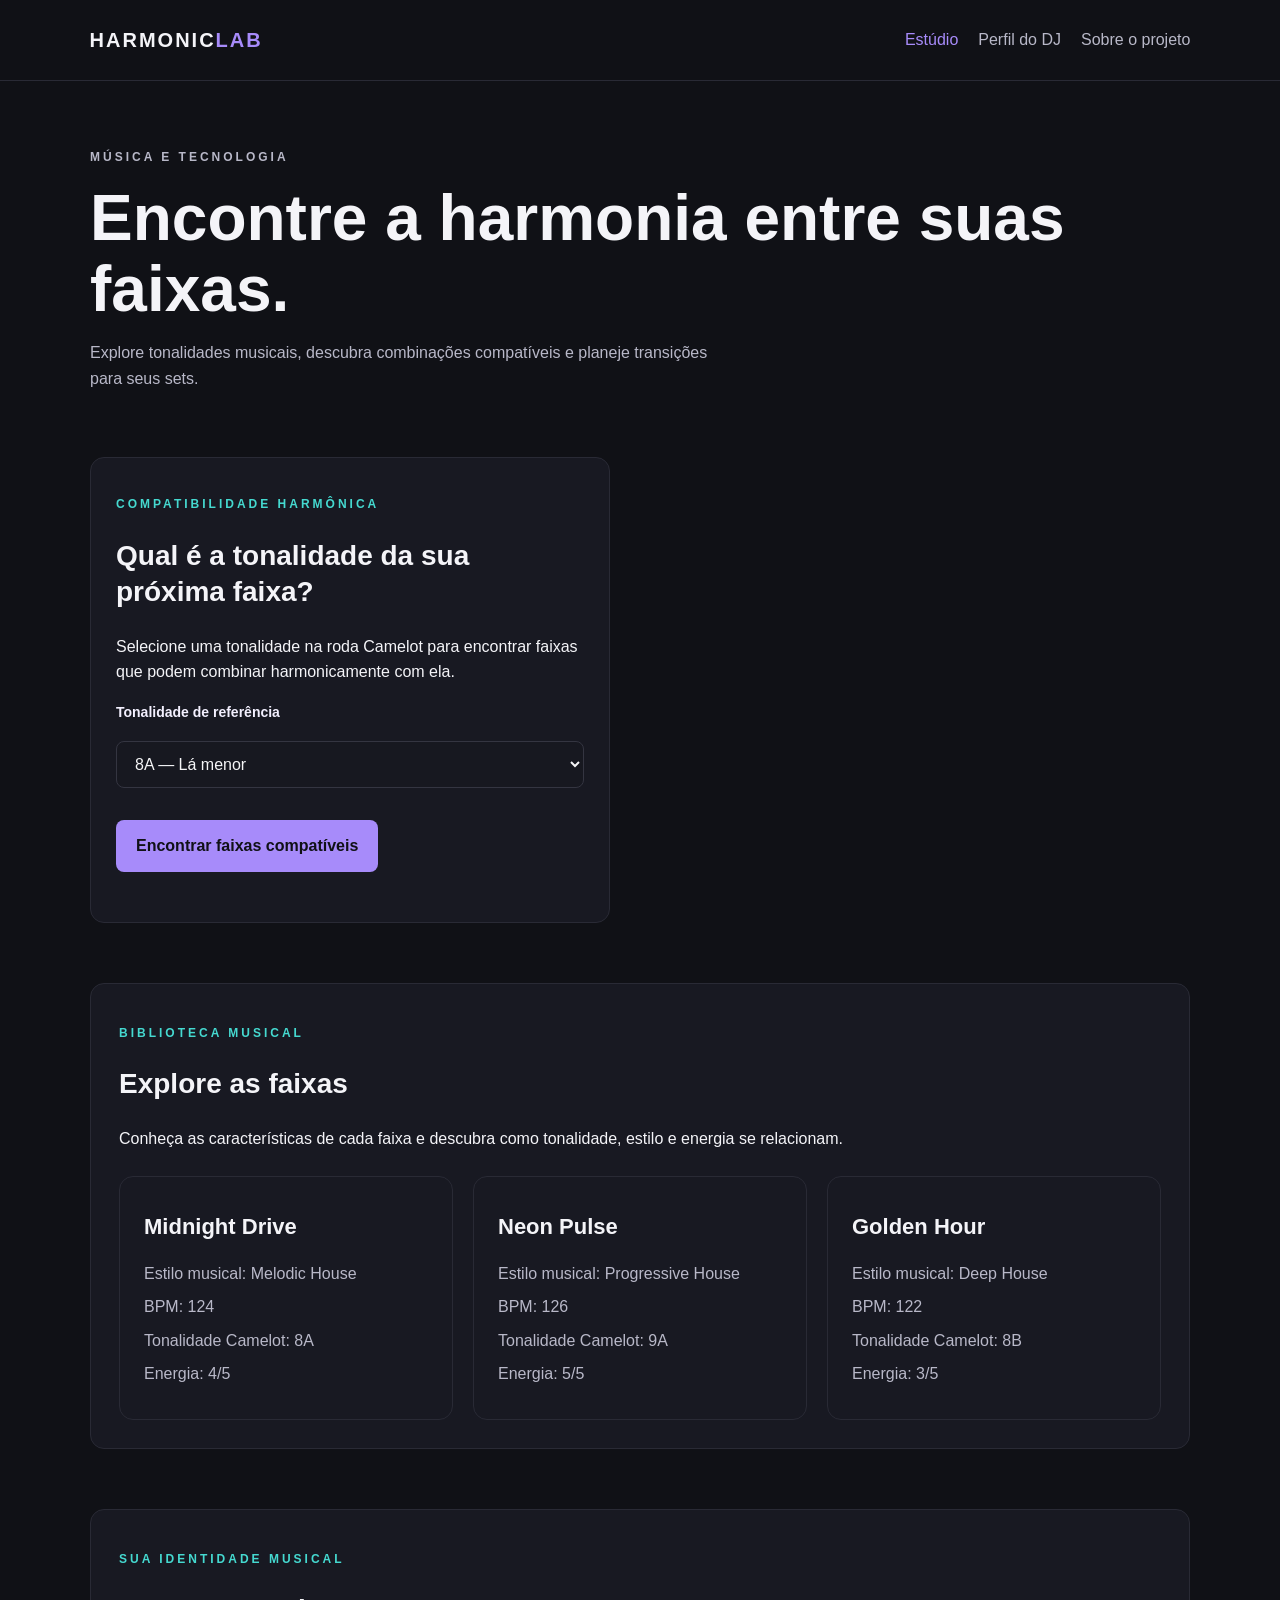
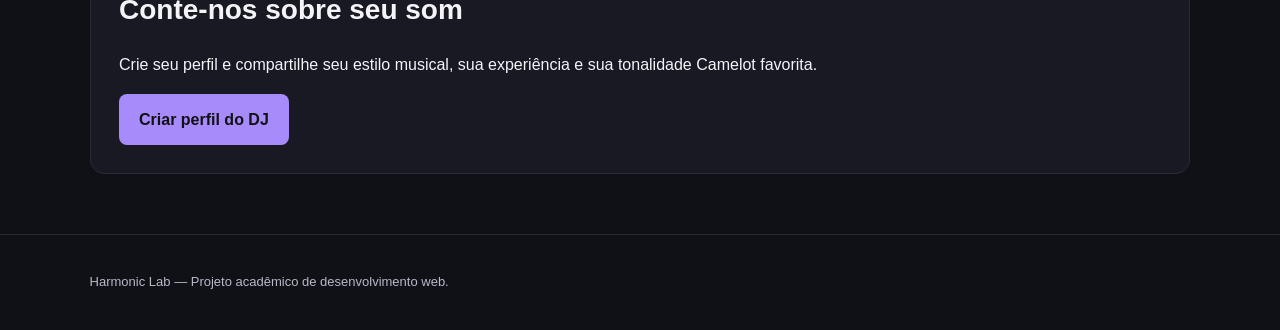
<file: index.html>
<!DOCTYPE html>
<html lang="pt-BR">
<head>
    <meta charset="UTF-8">
    <meta name="viewport" content="width=device-width, initial-scale=1.0">

    <title>Harmonic Lab | Estúdio Musical</title>

    <link rel="stylesheet" href="css/style.css">
    <script src="script/script.js" defer></script>
</head>

<body>

    <header class="site-header">
        <a class="logo" href="index.html">
            HARMONIC<span>LAB</span>
        </a>

        <nav class="main-nav">
            <a class="active" href="index.html">Estúdio</a>
            <a href="form.html">Perfil do DJ</a>
            <a href="about.html">Sobre o projeto</a>
        </nav>
    </header>

    <main class="container">

        <section class="page-heading">
            <p class="eyebrow">MÚSICA E TECNOLOGIA</p>

            <h1>Encontre a harmonia entre suas faixas.</h1>

            <p>
                Explore tonalidades musicais, descubra combinações
                compatíveis e planeje transições para seus sets.
            </p>
        </section>

        <section class="panel match-panel">

            <p class="eyebrow">COMPATIBILIDADE HARMÔNICA</p>

            <h2>Qual é a tonalidade da sua próxima faixa?</h2>

            <p>
                Selecione uma tonalidade na roda Camelot para encontrar
                faixas que podem combinar harmonicamente com ela.
            </p>

            <div class="form-group">
                <label for="current-key">Tonalidade de referência</label>

                <select id="current-key">
                    <option value="8A">8A — Lá menor</option>
                    <option value="9A">9A — Mi menor</option>
                    <option value="7A">7A — Ré menor</option>
                    <option value="10A">10A — Si menor</option>
                    <option value="8B">8B — Dó maior</option>
                    <option value="9B">9B — Sol maior</option>
                    <option value="10B">10B — Ré maior</option>
                    <option value="12A">12A — Dó sustenido menor</option>
                </select>
            </div>

            <button
                type="button"
                id="match-button"
                class="primary-button"
            >
                Encontrar faixas compatíveis
            </button>

            <div
                id="match-results"
                class="match-results"
                aria-live="polite"
            ></div>

        </section>

        <section class="panel">

            <p class="eyebrow">BIBLIOTECA MUSICAL</p>

            <h2>Explore as faixas</h2>

            <p>
                Conheça as características de cada faixa e descubra
                como tonalidade, estilo e energia se relacionam.
            </p>

            <div id="track-list" class="track-grid"></div>

        </section>

        <section class="panel">

            <p class="eyebrow">SUA IDENTIDADE MUSICAL</p>

            <h2>Conte-nos sobre seu som</h2>

            <p>
                Crie seu perfil e compartilhe seu estilo musical,
                sua experiência e sua tonalidade Camelot favorita.
            </p>

            <a class="primary-button" href="form.html">
                Criar perfil do DJ
            </a>

        </section>

    </main>

    <footer class="site-footer">
        <p>Harmonic Lab — Projeto acadêmico de desenvolvimento web.</p>
    </footer>

</body>
</html>
</file>
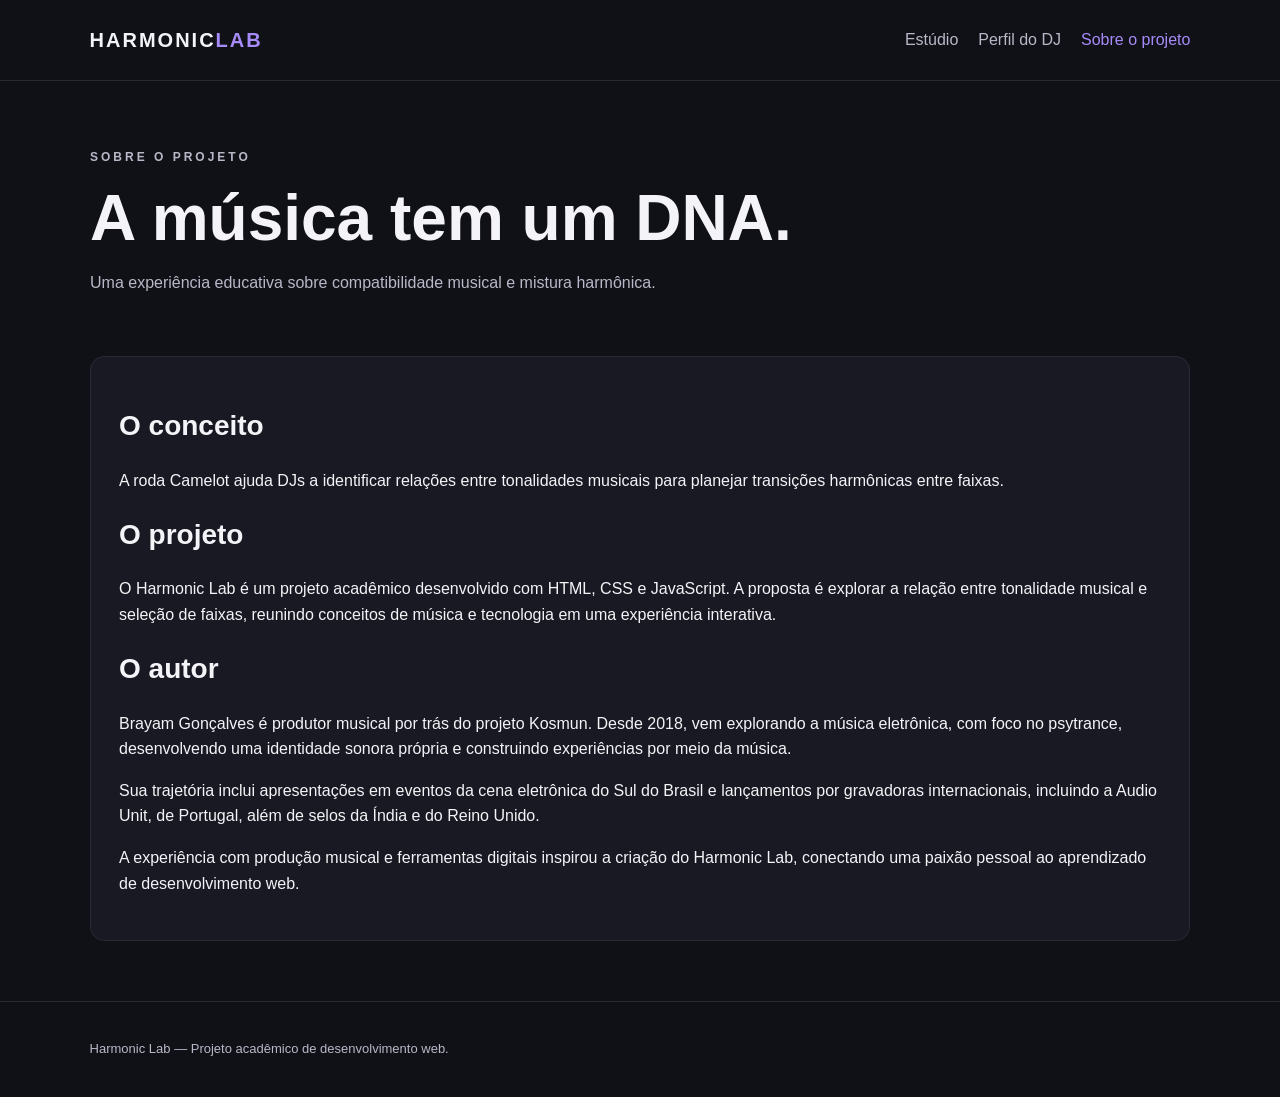
<file: about.html>
<!DOCTYPE html>
<html lang="pt-BR">
<head>
    <meta charset="UTF-8">
    <meta name="viewport" content="width=device-width, initial-scale=1.0">
    <title>Harmonic Lab | Sobre o projeto</title>
    <link rel="stylesheet" href="css/style.css">
</head>
<body>

    <header class="site-header">
        <a class="logo" href="index.html">HARMONIC<span>LAB</span></a>

        <nav class="main-nav">
            <a href="index.html">Estúdio</a>
            <a href="form.html">Perfil do DJ</a>
            <a class="active" href="about.html">Sobre o projeto</a>
        </nav>
    </header>

    <main class="container">
        <section class="page-heading">
            <p class="eyebrow">SOBRE O PROJETO</p>
            <h1>A música tem um DNA.</h1>
            <p>Uma experiência educativa sobre compatibilidade musical e mistura harmônica.</p>
        </section>

        <section class="panel">
            <h2>O conceito</h2>
            <p>
                A roda Camelot ajuda DJs a identificar relações entre
                tonalidades musicais para planejar transições harmônicas
                entre faixas.
            </p>

            <h2>O projeto</h2>
            <p>
                O Harmonic Lab é um projeto acadêmico desenvolvido com
                HTML, CSS e JavaScript. A proposta é explorar a relação
                entre tonalidade musical e seleção de faixas, reunindo
                conceitos de música e tecnologia em uma experiência
                interativa.
            </p>

            <h2>O autor</h2>
            <p>
                Brayam Gonçalves é produtor musical por trás do projeto
                Kosmun. Desde 2018, vem explorando a música eletrônica,
                com foco no psytrance, desenvolvendo uma identidade sonora
                própria e construindo experiências por meio da música.
            </p>

            <p>
                Sua trajetória inclui apresentações em eventos da cena
                eletrônica do Sul do Brasil e lançamentos por gravadoras
                internacionais, incluindo a Audio Unit, de Portugal,
                além de selos da Índia e do Reino Unido.
            </p>

            <p>
                A experiência com produção musical e ferramentas digitais
                inspirou a criação do Harmonic Lab, conectando uma paixão
                pessoal ao aprendizado de desenvolvimento web.
            </p>
        </section>
    </main>

    <footer class="site-footer">
        <p>Harmonic Lab — Projeto acadêmico de desenvolvimento web.</p>
    </footer>

</body>
</html>
</file>
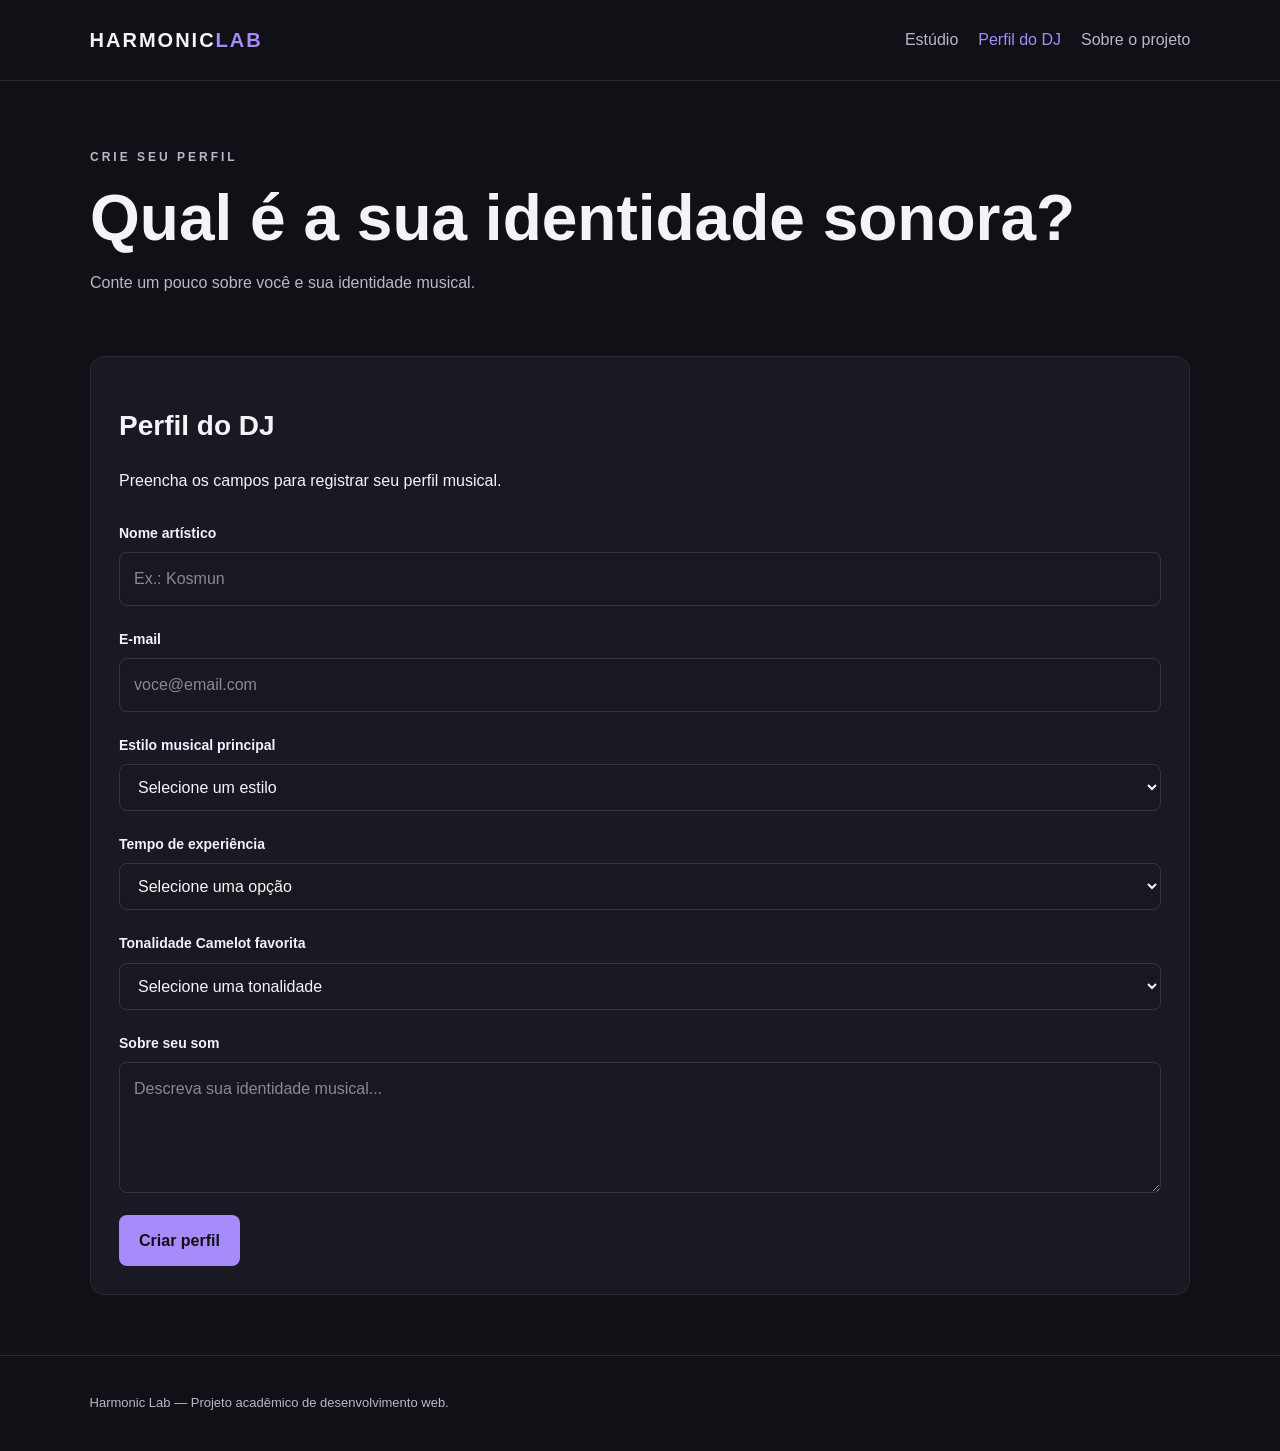
<file: form.html>
<!DOCTYPE html>
<html lang="pt-BR">
<head>
    <meta charset="UTF-8">
    <meta name="viewport" content="width=device-width, initial-scale=1.0">
    <title>Harmonic Lab | Perfil do DJ</title>
    <link rel="stylesheet" href="css/style.css">
    <script src="script/form.js" defer></script>
</head>
<body>

    <header class="site-header">
        <a class="logo" href="index.html">HARMONIC<span>LAB</span></a>

        <nav class="main-nav">
            <a href="index.html">Estúdio</a>
            <a class="active" href="form.html">Perfil do DJ</a>
            <a href="about.html">Sobre o projeto</a>
        </nav>
    </header>

    <main class="container">
        <section class="page-heading">
            <p class="eyebrow">CRIE SEU PERFIL</p>
            <h1>Qual é a sua identidade sonora?</h1>
            <p>Conte um pouco sobre você e sua identidade musical.</p>
        </section>

        <section class="panel">
            <h2>Perfil do DJ</h2>
            <p>Preencha os campos para registrar seu perfil musical.</p>

            <form action="formAction.html" method="GET" id="dj-form">

                <div class="form-group">
                    <label for="nome">Nome artístico</label>
                    <input
                        type="text"
                        id="nome"
                        name="nome"
                        placeholder="Ex.: Kosmun"
                        minlength="2"
                        maxlength="50"
                        required
                    >
                </div>

                <div class="form-group">
                    <label for="email">E-mail</label>
                    <input
                        type="email"
                        id="email"
                        name="email"
                        placeholder="voce@email.com"
                        maxlength="100"
                        required
                    >
                </div>

                <div class="form-group">
                    <label for="estilo">Estilo musical principal</label>
                    <select id="estilo" name="estilo" required>
                        <option value="">Selecione um estilo</option>
                        <option value="Psytrance">Psytrance</option>
                        <option value="Progressive House">Progressive House</option>
                        <option value="Melodic House">Melodic House</option>
                        <option value="Techno">Techno</option>
                        <option value="Deep House">Deep House</option>
                        <option value="Outro">Outro</option>
                    </select>
                </div>

                <div class="form-group">
                    <label for="experiencia">Tempo de experiência</label>
                    <select id="experiencia" name="experiencia" required>
                        <option value="">Selecione uma opção</option>
                        <option value="Iniciante">Estou começando</option>
                        <option value="1 a 3 anos">1 a 3 anos</option>
                        <option value="4 a 6 anos">4 a 6 anos</option>
                        <option value="Mais de 6 anos">Mais de 6 anos</option>
                    </select>
                </div>

                <div class="form-group">
                    <label for="camelot">Tonalidade Camelot favorita</label>
                    <select id="camelot" name="camelot" required>
                        <option value="">Selecione uma tonalidade</option>
                        <option value="7A">7A</option>
                        <option value="8A">8A</option>
                        <option value="9A">9A</option>
                        <option value="10A">10A</option>
                        <option value="8B">8B</option>
                        <option value="9B">9B</option>
                        <option value="10B">10B</option>
                        <option value="12A">12A</option>
                        <option value="Ainda não sei">Ainda não sei</option>
                    </select>
                </div>

                <div class="form-group">
                    <label for="descricao">Sobre seu som</label>
                    <textarea
                        id="descricao"
                        name="descricao"
                        rows="4"
                        minlength="10"
                        maxlength="300"
                        placeholder="Descreva sua identidade musical..."
                        required
                    ></textarea>
                </div>

                <button type="submit" class="primary-button">
                    Criar perfil
                </button>

            </form>
        </section>
    </main>

    <footer class="site-footer">
        <p>Harmonic Lab — Projeto acadêmico de desenvolvimento web.</p>
    </footer>

</body>
</html>
</file>
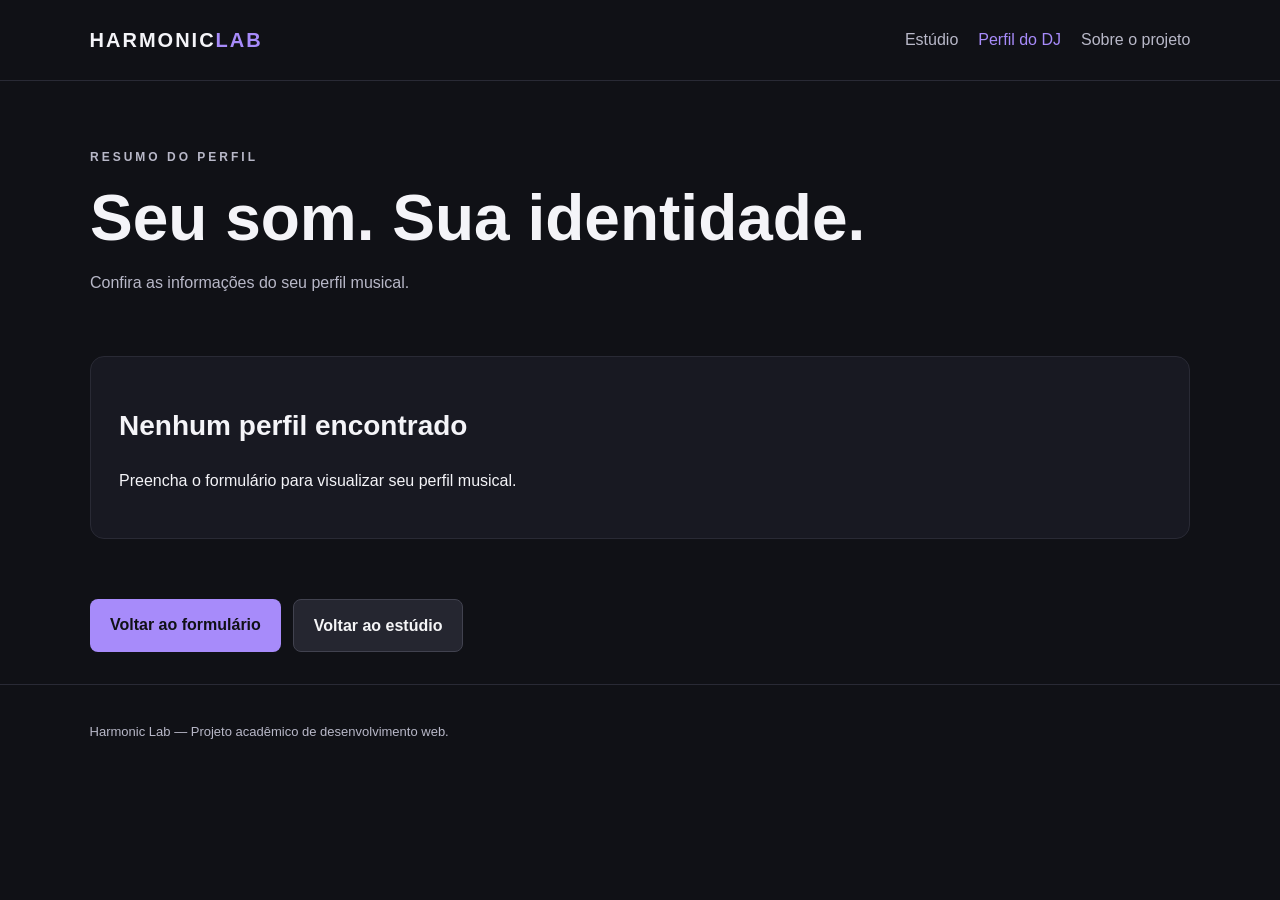
<file: formAction.html>
<!DOCTYPE html>
<html lang="pt-BR">
<head>
    <meta charset="UTF-8">
    <meta name="viewport" content="width=device-width, initial-scale=1.0">
    <title>Harmonic Lab | Resultado do cadastro</title>
    <link rel="stylesheet" href="css/style.css">
    <script src="script/formAction.js" defer></script>
</head>
<body>

    <header class="site-header">
        <a class="logo" href="index.html">HARMONIC<span>LAB</span></a>

        <nav class="main-nav">
            <a href="index.html">Estúdio</a>
            <a class="active" href="form.html">Perfil do DJ</a>
            <a href="about.html">Sobre o projeto</a>
        </nav>
    </header>

    <main class="container">
        <section class="page-heading">
            <p class="eyebrow">RESUMO DO PERFIL</p>
            <h1>Seu som. Sua identidade.</h1>
            <p>Confira as informações do seu perfil musical.</p>
        </section>

        <section class="panel" id="resultado">
            <h2>Seu perfil</h2>
            <p>Carregando informações...</p>
        </section>

        <div class="form-actions">
            <a class="primary-button" href="form.html">
                Voltar ao formulário
            </a>

            <a class="secondary-button" href="index.html">
                Voltar ao estúdio
            </a>
        </div>
    </main>

    <footer class="site-footer">
        <p>Harmonic Lab — Projeto acadêmico de desenvolvimento web.</p>
    </footer>

</body>
</html>
</file>
<file: css/style.css>
/* ===================================
   1. CONFIGURAÇÕES GERAIS
=================================== */

* {
    box-sizing: border-box;
}

body {
    margin: 0;
    background-color: #101116;
    color: #F4F4F8;
    font-family: Arial, Helvetica, sans-serif;
    line-height: 1.6;
}

a {
    color: inherit;
    text-decoration: none;
}


/* ===================================
   2. CABEÇALHO E MENU
=================================== */

.site-header {
    display: flex;
    justify-content: space-between;
    align-items: center;
    gap: 20px;

    padding: 24px 7%;

    border-bottom: 1px solid #292A35;
}

.logo {
    font-size: 20px;
    font-weight: bold;
    letter-spacing: 2px;
}

.logo span {
    color: #A78BFA;
}

.main-nav {
    display: flex;
    flex-wrap: wrap;
    gap: 20px;
}

.main-nav a {
    color: #B8B8C8;
    transition: color 0.2s;
}

.main-nav a:hover,
.main-nav a.active {
    color: #A78BFA;
}


/* ===================================
   3. CONTEÚDO PRINCIPAL
=================================== */

.container {
    width: 86%;
    max-width: 1100px;
    margin: 0 auto;
}

.hero {
    padding: 90px 0 70px;
}

.eyebrow {
    color: #45D9D0;
    font-size: 12px;
    font-weight: bold;
    letter-spacing: 3px;
    text-transform: uppercase;
}

h1 {
    font-size: clamp(36px, 6vw, 64px);
    line-height: 1.1;
    margin: 16px 0;
}

h2 {
    font-size: 28px;
    line-height: 1.3;
}

.hero-description,
.section-description {
    max-width: 620px;
    color: #B8B8C8;
}

.section {
    padding: 35px 0 70px;
}

.introduction {
    max-width: 800px;
}

.introduction p:not(.eyebrow) {
    color: #B8B8C8;
}


/* ===================================
   4. BOTÕES E LINKS
=================================== */

.button {
    display: inline-block;

    margin-top: 20px;
    padding: 12px 22px;

    border: none;
    border-radius: 8px;

    background-color: #A78BFA;
    color: #101116;

    font-weight: bold;
    cursor: pointer;
    transition: background-color 0.2s;
}

.button:hover {
    background-color: #C4B5FD;
}

.text-link {
    display: inline-block;
    margin-top: 10px;
    color: #45D9D0;
}

.text-link:hover {
    color: #A78BFA;
}


/* ===================================
   5. CATÁLOGO DE TRACKS
=================================== */

.track-grid {
    display: flex;
    flex-wrap: wrap;
    gap: 20px;
    margin-top: 25px;
}

.track-card {
    flex: 1 1 240px;
    padding: 24px;

    background-color: #181922;
    border: 1px solid #292A35;
    border-radius: 14px;

    transition: border-color 0.2s;
}

.track-card:hover {
    border-color: #A78BFA;
}

.track-card h3 {
    margin: 8px 0 16px;
    font-size: 22px;
}

.track-card p {
    color: #B8B8C8;
    margin: 8px 0;
}

.track-card .track-style {
    color: #45D9D0;
    font-size: 12px;
    text-transform: uppercase;
    letter-spacing: 1px;
}

.track-info {
    display: flex;
    flex-wrap: wrap;
    gap: 16px;
    font-size: 14px;
}

.camelot-box {
    display: flex;
    justify-content: space-between;
    align-items: center;

    margin-top: 20px;
    padding: 12px 16px;

    background-color: #241B3A;
    border-radius: 8px;
}

.camelot-label {
    color: #C4B5FD;
    font-size: 11px;
    letter-spacing: 1px;
}

.camelot-box strong {
    color: #C4B5FD;
    font-size: 24px;
}


/* ===================================
   6. PAINÉIS DAS OUTRAS PÁGINAS
=================================== */

.page-heading {
    padding: 55px 0 25px;
}

.page-heading p {
    max-width: 620px;
    color: #B8B8C8;
}

.panel {
    margin: 20px 0 60px;
    padding: 28px;

    border: 1px solid #292A35;
    border-radius: 14px;

    background-color: #181922;
}


/* ===================================
   7. RODAPÉ
=================================== */

.site-footer {
    padding: 24px 7%;

    border-top: 1px solid #292A35;

    color: #B8B8C8;
    font-size: 13px;
}


/* ===================================
   8. TELAS PEQUENAS
=================================== */

@media (max-width: 650px) {

    .site-header {
        align-items: flex-start;
        flex-direction: column;
    }

    .main-nav {
        gap: 14px;
    }

    .container {
        width: 90%;
    }

    .hero {
        padding-top: 55px;
    }

    .track-card {
        flex-basis: 100%;
    }

    .panel {
        padding: 18px;
    }
}

/* HARMONIC MATCH */

.match-panel {
    max-width: 520px;
    margin-top: 25px;
    padding: 25px;

    background-color: #181922;
    border: 1px solid #292A35;
    border-radius: 14px;
}

.match-panel label {
    display: block;
    margin-bottom: 10px;
    color: #B8B8C8;
}

.match-panel select {
    width: 100%;
    padding: 12px;
    margin-bottom: 10px;

    background-color: #101116;
    color: #F4F4F8;

    border: 1px solid #454454;
    border-radius: 8px;
    font-size: 15px;
}

.match-panel .button {
    margin-top: 10px;
}

.match-results {
    margin-top: 25px;
}

.match-card {
    display: flex;
    justify-content: space-between;
    align-items: center;
    gap: 20px;

    margin-bottom: 12px;
    padding: 20px;

    background-color: #181922;
    border: 1px solid #292A35;
    border-radius: 12px;
}

.match-card h3 {
    margin: 5px 0;
}

.match-card p {
    margin: 5px 0;
    color: #B8B8C8;
}

.match-key {
    padding: 12px;
    border-radius: 8px;

    background-color: #241B3A;
    color: #C4B5FD;

    font-size: 22px;
    font-weight: bold;
}

/* Formulário */

#dj-form {
    margin-top: 28px;
}

.form-group {
    display: flex;
    flex-direction: column;
    gap: 8px;
    margin-bottom: 22px;
}

.form-group label {
    color: #f3f0ff;
    font-weight: 600;
    font-size: 14px;
}

.form-group input,
.form-group select,
.form-group textarea {
    width: 100%;
    padding: 13px 14px;
    border: 1px solid #343541;
    border-radius: 8px;
    background: #171820;
    color: #f5f5f7;
    font: inherit;
    box-sizing: border-box;
}

.form-group input::placeholder,
.form-group textarea::placeholder {
    color: #898995;
}

.form-group input:focus,
.form-group select:focus,
.form-group textarea:focus {
    outline: 2px solid #a78bfa;
    border-color: #a78bfa;
}

.form-group textarea {
    resize: vertical;
}

.primary-button,
.secondary-button {
    display: inline-block;
    padding: 13px 20px;
    border-radius: 8px;
    border: none;
    font: inherit;
    font-weight: 600;
    text-decoration: none;
    cursor: pointer;
    transition: 0.2s ease;
}

.primary-button {
    background: #a78bfa;
    color: #101116;
}

.primary-button:hover {
    background: #c4b5fd;
    transform: translateY(-2px);
}

.secondary-button {
    background: #252630;
    color: #f5f5f7;
    border: 1px solid #41424f;
}

.secondary-button:hover {
    background: #343541;
}

.form-actions {
    display: flex;
    flex-wrap: wrap;
    gap: 12px;
    margin-top: 24px;
    margin-bottom: 32px;
}

.profile-field {
    padding: 16px 0;
    border-bottom: 1px solid #343541;
}

.profile-field:last-child {
    border-bottom: none;
}

.profile-field h3 {
    color: #a78bfa;
    font-size: 14px;
    margin: 0 0 8px;
}

.profile-field p {
    color: #f5f5f7;
    line-height: 1.6;
    margin: 0;
    overflow-wrap: anywhere;
}

@media (max-width: 600px) {
    .form-actions {
        flex-direction: column;
    }

    .form-actions a {
        text-align: center;
    }
}
</file>
